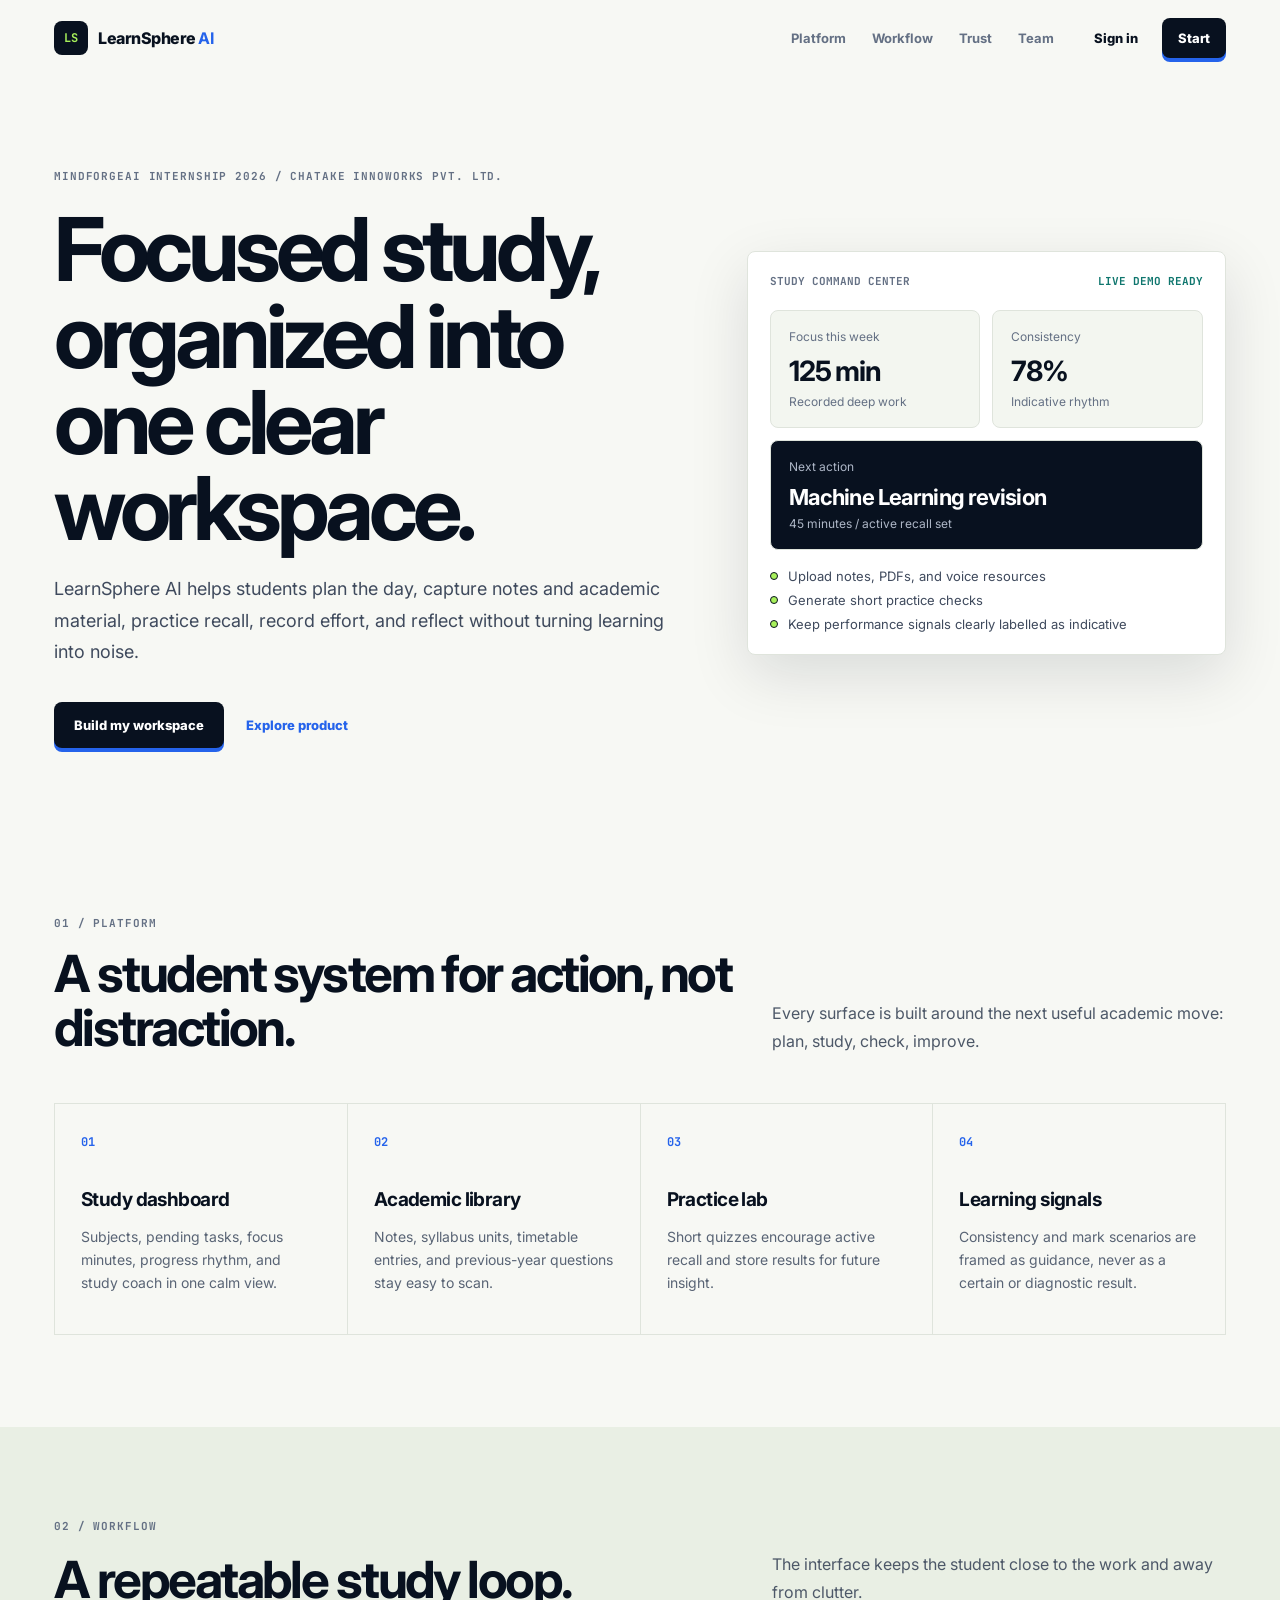
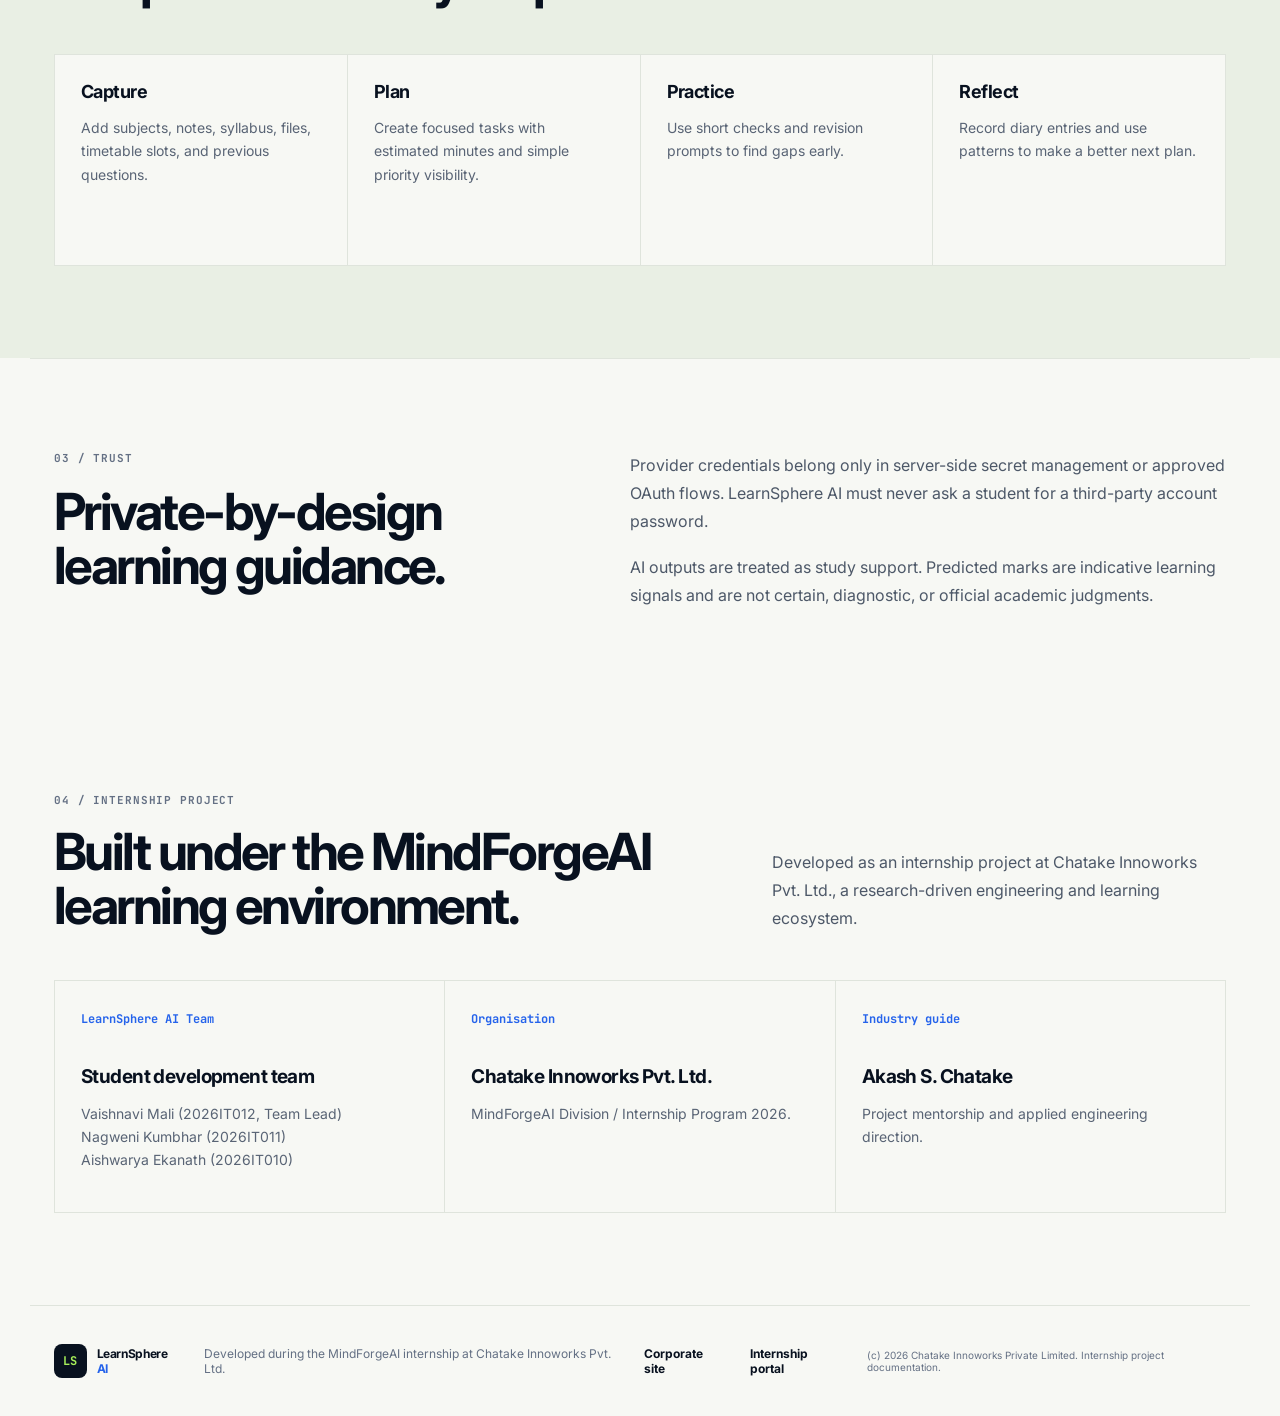
<file: 06_code/frontend/index.html>
<!doctype html>
<html lang="en">
<head>
  <meta charset="utf-8">
  <meta name="viewport" content="width=device-width,initial-scale=1">
  <meta name="description" content="LearnSphere AI is a calm study operating system for planning, learning, practice, and reflection.">
  <meta name="theme-color" content="#08111f">
  <meta property="og:title" content="LearnSphere AI | Student Study OS">
  <meta property="og:description" content="A focused academic workspace developed during the MindForgeAI internship at Chatake Innoworks Pvt. Ltd.">
  <meta property="og:type" content="website">
  <link rel="icon" href="assets/favicon.svg" type="image/svg+xml">
  <link rel="preconnect" href="https://fonts.googleapis.com">
  <link rel="preconnect" href="https://fonts.gstatic.com" crossorigin>
  <link href="https://fonts.googleapis.com/css2?family=Inter:wght@400;500;600;700;800&family=JetBrains+Mono:wght@500;700&display=swap" rel="stylesheet">
  <link rel="stylesheet" href="assets/app.css">
  <title>LearnSphere AI | Student Study OS</title>
</head>
<body>
  <div id="toast" role="status" aria-live="polite"></div>

  <section id="landing" class="landing">
    <header class="site-header">
      <a class="brand" href="#top" aria-label="LearnSphere AI home"><span class="mark">LS</span><span>LearnSphere <b>AI</b></span></a>
      <nav class="top-nav" aria-label="Landing navigation">
        <a href="#platform">Platform</a>
        <a href="#workflow">Workflow</a>
        <a href="#trust">Trust</a>
        <a href="#team">Team</a>
      </nav>
      <div class="nav-actions">
        <button class="button secondary" data-open-auth="login">Sign in</button>
        <button class="button primary" data-open-auth="register">Start</button>
      </div>
    </header>

    <main id="top" class="hero">
      <div class="hero-copy">
        <p class="eyebrow">MindForgeAI Internship 2026 / Chatake Innoworks Pvt. Ltd.</p>
        <h1>Focused study, organized into one clear workspace.</h1>
        <p class="lead">LearnSphere AI helps students plan the day, capture notes and academic material, practice recall, record effort, and reflect without turning learning into noise.</p>
        <div class="hero-actions">
          <button class="button primary large" data-open-auth="register">Build my workspace</button>
          <a class="text-link" href="#platform">Explore product</a>
        </div>
      </div>
      <div class="hero-board" aria-label="Product preview">
        <div class="board-top">
          <span>Study command center</span>
          <strong>Live demo ready</strong>
        </div>
        <div class="board-grid">
          <article><span>Focus this week</span><b>125 min</b><small>Recorded deep work</small></article>
          <article><span>Consistency</span><b>78%</b><small>Indicative rhythm</small></article>
          <article class="wide"><span>Next action</span><b>Machine Learning revision</b><small>45 minutes / active recall set</small></article>
        </div>
        <div class="mini-list">
          <p><span></span> Upload notes, PDFs, and voice resources</p>
          <p><span></span> Generate short practice checks</p>
          <p><span></span> Keep performance signals clearly labelled as indicative</p>
        </div>
      </div>
    </main>

    <section id="platform" class="section">
      <div class="section-kicker">01 / Platform</div>
      <div class="section-title">
        <h2>A student system for action, not distraction.</h2>
        <p>Every surface is built around the next useful academic move: plan, study, check, improve.</p>
      </div>
      <div class="feature-grid">
        <article><span>01</span><h3>Study dashboard</h3><p>Subjects, pending tasks, focus minutes, progress rhythm, and study coach in one calm view.</p></article>
        <article><span>02</span><h3>Academic library</h3><p>Notes, syllabus units, timetable entries, and previous-year questions stay easy to scan.</p></article>
        <article><span>03</span><h3>Practice lab</h3><p>Short quizzes encourage active recall and store results for future insight.</p></article>
        <article><span>04</span><h3>Learning signals</h3><p>Consistency and mark scenarios are framed as guidance, never as a certain or diagnostic result.</p></article>
      </div>
    </section>

    <section id="workflow" class="section band">
      <div class="section-kicker">02 / Workflow</div>
      <div class="section-title">
        <h2>A repeatable study loop.</h2>
        <p>The interface keeps the student close to the work and away from clutter.</p>
      </div>
      <div class="steps">
        <article><b>Capture</b><p>Add subjects, notes, syllabus, files, timetable slots, and previous questions.</p></article>
        <article><b>Plan</b><p>Create focused tasks with estimated minutes and simple priority visibility.</p></article>
        <article><b>Practice</b><p>Use short checks and revision prompts to find gaps early.</p></article>
        <article><b>Reflect</b><p>Record diary entries and use patterns to make a better next plan.</p></article>
      </div>
    </section>

    <section id="trust" class="section trust">
      <div>
        <div class="section-kicker">03 / Trust</div>
        <h2>Private-by-design learning guidance.</h2>
      </div>
      <div class="trust-copy">
        <p>Provider credentials belong only in server-side secret management or approved OAuth flows. LearnSphere AI must never ask a student for a third-party account password.</p>
        <p>AI outputs are treated as study support. Predicted marks are indicative learning signals and are not certain, diagnostic, or official academic judgments.</p>
      </div>
    </section>

    <section id="team" class="section">
      <div class="section-kicker">04 / Internship Project</div>
      <div class="section-title">
        <h2>Built under the MindForgeAI learning environment.</h2>
        <p>Developed as an internship project at Chatake Innoworks Pvt. Ltd., a research-driven engineering and learning ecosystem.</p>
      </div>
      <div class="team-grid">
        <article><span>LearnSphere AI Team</span><h3>Student development team</h3><p>Vaishnavi Mali (2026IT012, Team Lead)<br>Nagweni Kumbhar (2026IT011)<br>Aishwarya Ekanath (2026IT010)</p></article>
        <article><span>Organisation</span><h3>Chatake Innoworks Pvt. Ltd.</h3><p>MindForgeAI Division / Internship Program 2026.</p></article>
        <article><span>Industry guide</span><h3>Akash S. Chatake</h3><p>Project mentorship and applied engineering direction.</p></article>
      </div>
    </section>

    <footer class="site-footer">
      <a class="brand" href="#top"><span class="mark">LS</span><span>LearnSphere <b>AI</b></span></a>
      <p>Developed during the MindForgeAI internship at Chatake Innoworks Pvt. Ltd.</p>
      <a href="https://www.chatakeinnoworks.com" target="_blank" rel="noreferrer">Corporate site</a>
      <a href="https://internship.chatakeinnoworks.com" target="_blank" rel="noreferrer">Internship portal</a>
      <small>(c) 2026 Chatake Innoworks Private Limited. Internship project documentation.</small>
    </footer>
  </section>

  <section id="auth" class="auth hidden" aria-modal="true" role="dialog">
    <div class="auth-panel">
      <button class="icon-close" data-close-auth aria-label="Close">x</button>
      <a class="brand"><span class="mark">LS</span><span>LearnSphere <b>AI</b></span></a>
      <p class="eyebrow">Private student workspace</p>
      <h2 id="auth-title">Welcome back.</h2>
      <p id="auth-copy">Continue your study rhythm.</p>
      <form id="auth-form">
        <label id="name-field">Name<input name="name" autocomplete="name" placeholder="Your name"></label>
        <label>Email<input name="email" type="email" autocomplete="email" required placeholder="you@example.com"></label>
        <label>Password<input name="password" type="password" minlength="8" autocomplete="current-password" required placeholder="At least 8 characters"></label>
        <button class="button primary large" type="submit">Continue</button>
      </form>
      <button id="auth-toggle" class="text-button">New here? Create an account</button>
      <p class="fineprint">Use this learning workspace responsibly. Do not upload personal or sensitive files for public demos.</p>
    </div>
  </section>

  <section id="app" class="application hidden">
    <aside class="sidebar">
      <a class="brand"><span class="mark">LS</span><span>LearnSphere <b>AI</b></span></a>
      <p class="sidebar-label">Student workspace</p>
      <nav id="side-nav" class="side-nav" aria-label="Application navigation"></nav>
      <div class="sidebar-bottom">
        <button data-view="integrations">AI connections</button>
        <button id="logout">Sign out</button>
      </div>
    </aside>
    <div class="mobilebar">
      <a class="brand"><span class="mark">LS</span><span>LearnSphere</span></a>
      <button id="mobile-menu">Menu</button>
    </div>
    <main class="workspace">
      <header class="workspace-header">
        <div>
          <p class="eyebrow" id="today">Student workspace</p>
          <h1 id="view-title">Welcome, Student.</h1>
        </div>
        <div class="header-actions">
          <button class="icon-button" id="focus-btn" title="Record a 25-minute focus session">25</button>
          <button class="avatar" id="profile-btn">S</button>
        </div>
      </header>
      <div id="view"></div>
    </main>
  </section>

  <script src="assets/runtime-config.js"></script>
  <script src="assets/app.js"></script>
</body>
</html>
</file>
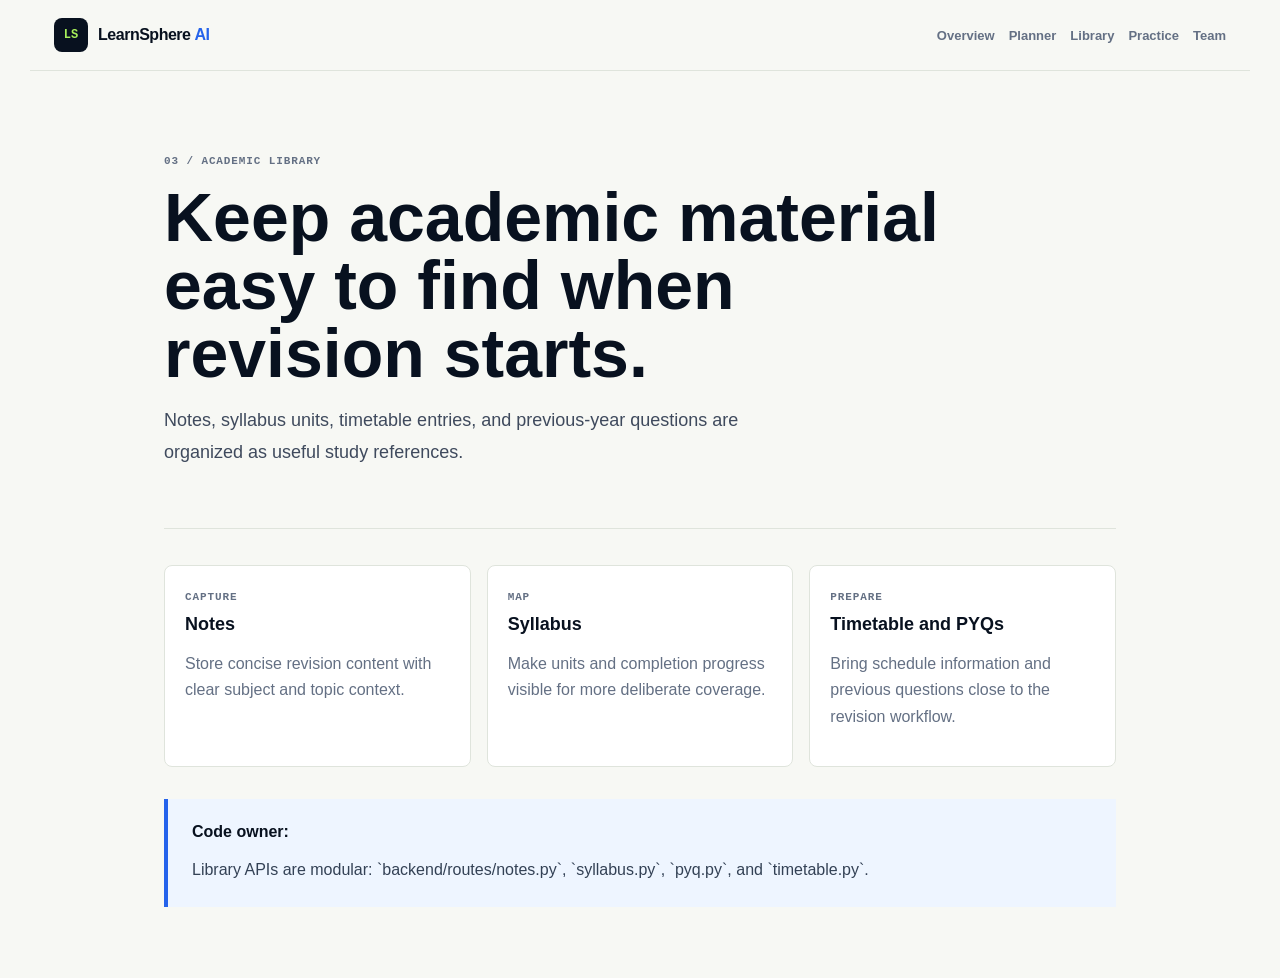
<file: 06_code/frontend/pages/library.html>
<!doctype html><html lang="en"><head><meta charset="utf-8"><meta name="viewport" content="width=device-width,initial-scale=1"><link rel="stylesheet" href="pages.css"><title>LearnSphere AI | Library</title></head><body><div class="page-shell"><header class="page-nav"><a class="brand" href="../index.html"><span class="mark">LS</span><span>LearnSphere <b>AI</b></span></a><nav><a href="overview.html">Overview</a><a href="planner.html">Planner</a><a href="library.html">Library</a><a href="practice.html">Practice</a><a href="team.html">Team</a></nav></header><main class="page-main"><section class="page-hero"><p class="eyebrow">03 / Academic library</p><h1>Keep academic material easy to find when revision starts.</h1><p class="lead">Notes, syllabus units, timetable entries, and previous-year questions are organized as useful study references.</p></section><section class="page-grid"><article><span class="eyebrow">Capture</span><h2>Notes</h2><p>Store concise revision content with clear subject and topic context.</p></article><article><span class="eyebrow">Map</span><h2>Syllabus</h2><p>Make units and completion progress visible for more deliberate coverage.</p></article><article><span class="eyebrow">Prepare</span><h2>Timetable and PYQs</h2><p>Bring schedule information and previous questions close to the revision workflow.</p></article></section><section class="page-callout"><strong>Code owner:</strong><p>Library APIs are modular: `backend/routes/notes.py`, `syllabus.py`, `pyq.py`, and `timetable.py`.</p></section></main></div></body></html>
</file>
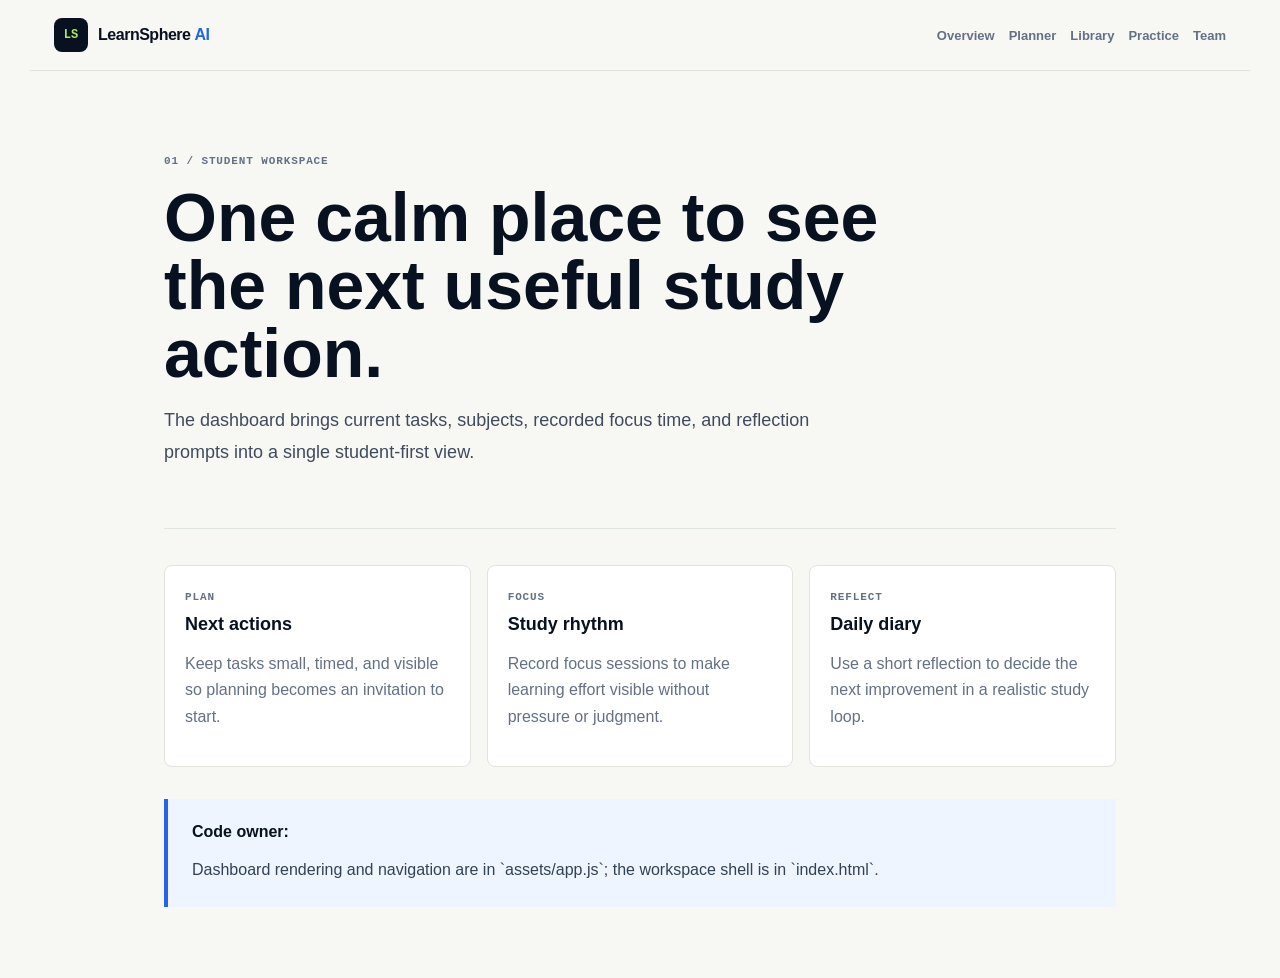
<file: 06_code/frontend/pages/overview.html>
<!doctype html><html lang="en"><head><meta charset="utf-8"><meta name="viewport" content="width=device-width,initial-scale=1"><link rel="stylesheet" href="pages.css"><title>LearnSphere AI | Overview</title></head><body><div class="page-shell"><header class="page-nav"><a class="brand" href="../index.html"><span class="mark">LS</span><span>LearnSphere <b>AI</b></span></a><nav><a href="overview.html">Overview</a><a href="planner.html">Planner</a><a href="library.html">Library</a><a href="practice.html">Practice</a><a href="team.html">Team</a></nav></header><main class="page-main"><section class="page-hero"><p class="eyebrow">01 / Student workspace</p><h1>One calm place to see the next useful study action.</h1><p class="lead">The dashboard brings current tasks, subjects, recorded focus time, and reflection prompts into a single student-first view.</p></section><section class="page-grid"><article><span class="eyebrow">Plan</span><h2>Next actions</h2><p>Keep tasks small, timed, and visible so planning becomes an invitation to start.</p></article><article><span class="eyebrow">Focus</span><h2>Study rhythm</h2><p>Record focus sessions to make learning effort visible without pressure or judgment.</p></article><article><span class="eyebrow">Reflect</span><h2>Daily diary</h2><p>Use a short reflection to decide the next improvement in a realistic study loop.</p></article></section><section class="page-callout"><strong>Code owner:</strong><p>Dashboard rendering and navigation are in `assets/app.js`; the workspace shell is in `index.html`.</p></section></main></div></body></html>
</file>
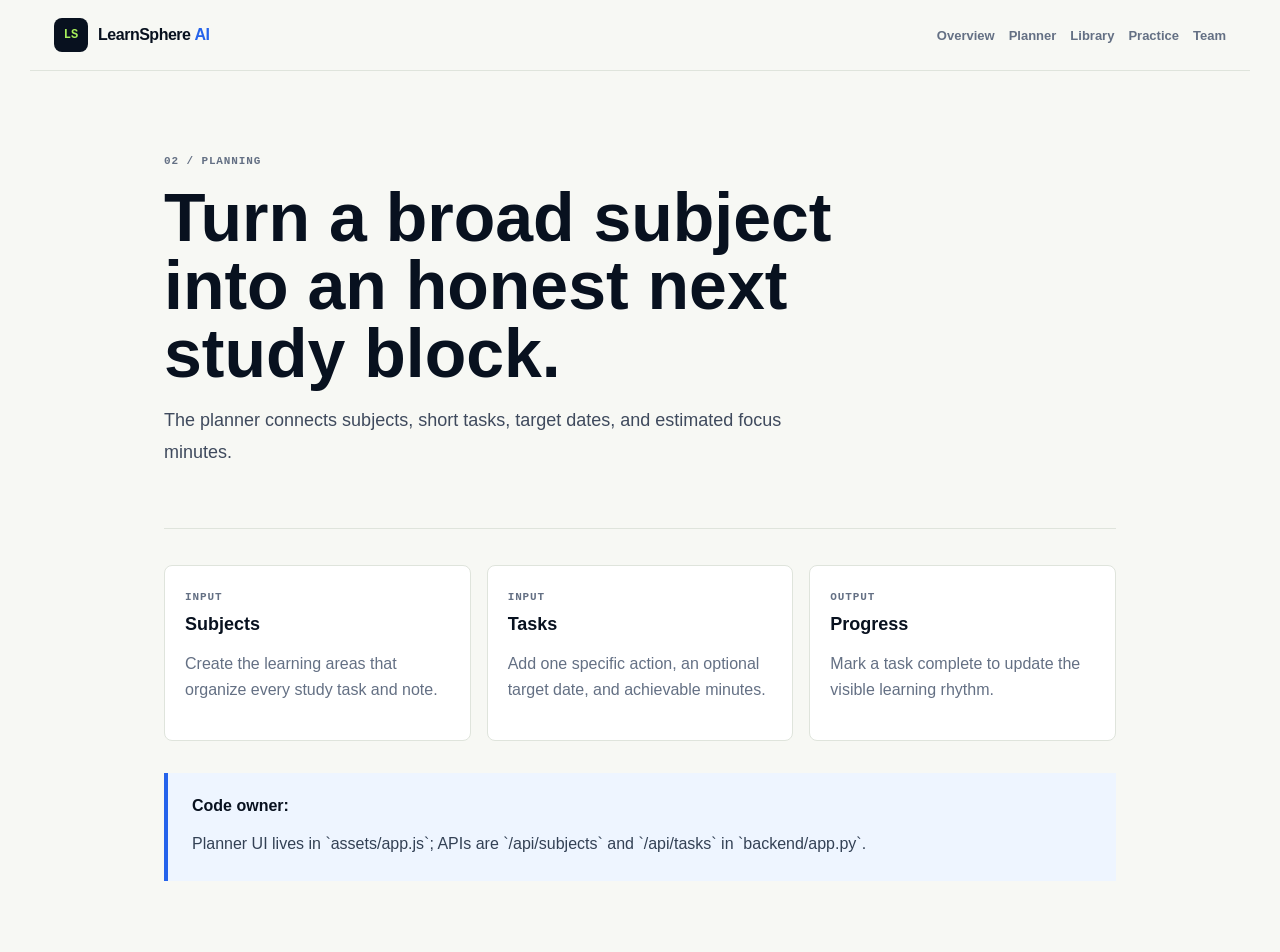
<file: 06_code/frontend/pages/planner.html>
<!doctype html><html lang="en"><head><meta charset="utf-8"><meta name="viewport" content="width=device-width,initial-scale=1"><link rel="stylesheet" href="pages.css"><title>LearnSphere AI | Planner</title></head><body><div class="page-shell"><header class="page-nav"><a class="brand" href="../index.html"><span class="mark">LS</span><span>LearnSphere <b>AI</b></span></a><nav><a href="overview.html">Overview</a><a href="planner.html">Planner</a><a href="library.html">Library</a><a href="practice.html">Practice</a><a href="team.html">Team</a></nav></header><main class="page-main"><section class="page-hero"><p class="eyebrow">02 / Planning</p><h1>Turn a broad subject into an honest next study block.</h1><p class="lead">The planner connects subjects, short tasks, target dates, and estimated focus minutes.</p></section><section class="page-grid"><article><span class="eyebrow">Input</span><h2>Subjects</h2><p>Create the learning areas that organize every study task and note.</p></article><article><span class="eyebrow">Input</span><h2>Tasks</h2><p>Add one specific action, an optional target date, and achievable minutes.</p></article><article><span class="eyebrow">Output</span><h2>Progress</h2><p>Mark a task complete to update the visible learning rhythm.</p></article></section><section class="page-callout"><strong>Code owner:</strong><p>Planner UI lives in `assets/app.js`; APIs are `/api/subjects` and `/api/tasks` in `backend/app.py`.</p></section></main></div></body></html>
</file>
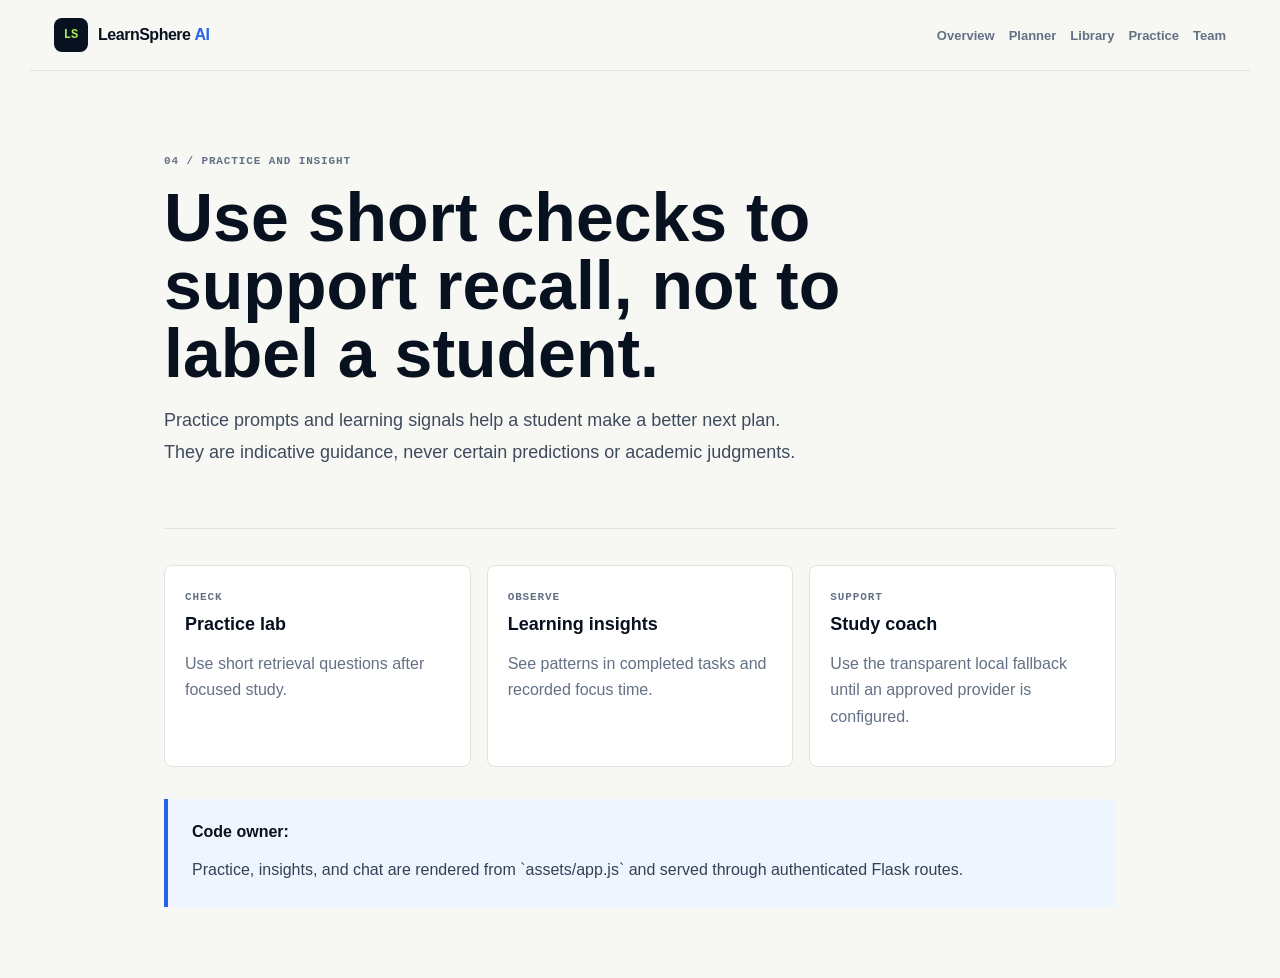
<file: 06_code/frontend/pages/practice.html>
<!doctype html><html lang="en"><head><meta charset="utf-8"><meta name="viewport" content="width=device-width,initial-scale=1"><link rel="stylesheet" href="pages.css"><title>LearnSphere AI | Practice</title></head><body><div class="page-shell"><header class="page-nav"><a class="brand" href="../index.html"><span class="mark">LS</span><span>LearnSphere <b>AI</b></span></a><nav><a href="overview.html">Overview</a><a href="planner.html">Planner</a><a href="library.html">Library</a><a href="practice.html">Practice</a><a href="team.html">Team</a></nav></header><main class="page-main"><section class="page-hero"><p class="eyebrow">04 / Practice and insight</p><h1>Use short checks to support recall, not to label a student.</h1><p class="lead">Practice prompts and learning signals help a student make a better next plan. They are indicative guidance, never certain predictions or academic judgments.</p></section><section class="page-grid"><article><span class="eyebrow">Check</span><h2>Practice lab</h2><p>Use short retrieval questions after focused study.</p></article><article><span class="eyebrow">Observe</span><h2>Learning insights</h2><p>See patterns in completed tasks and recorded focus time.</p></article><article><span class="eyebrow">Support</span><h2>Study coach</h2><p>Use the transparent local fallback until an approved provider is configured.</p></article></section><section class="page-callout"><strong>Code owner:</strong><p>Practice, insights, and chat are rendered from `assets/app.js` and served through authenticated Flask routes.</p></section></main></div></body></html>
</file>
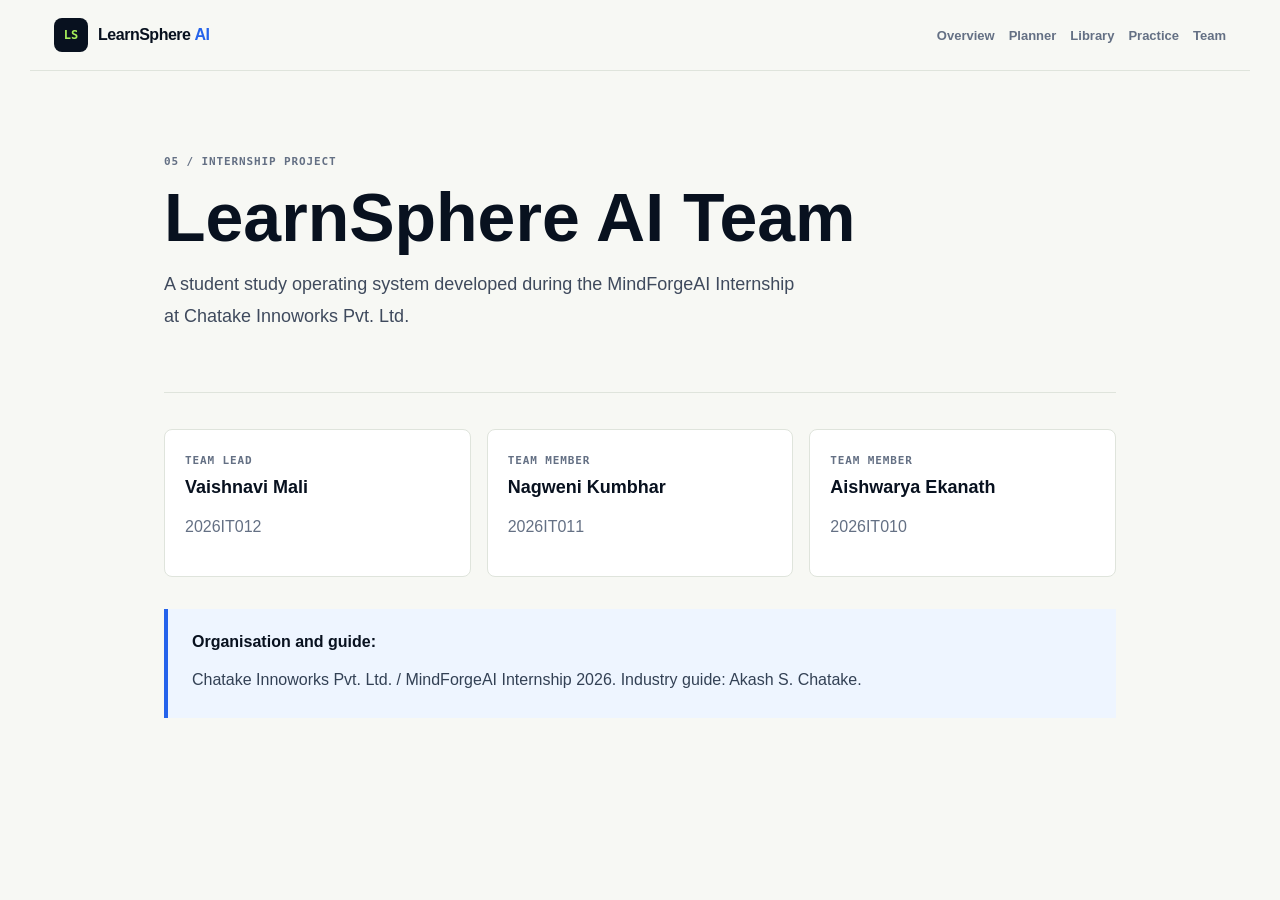
<file: 06_code/frontend/pages/team.html>
<!doctype html><html lang="en"><head><meta charset="utf-8"><meta name="viewport" content="width=device-width,initial-scale=1"><link rel="stylesheet" href="pages.css"><title>LearnSphere AI | Team</title></head><body><div class="page-shell"><header class="page-nav"><a class="brand" href="../index.html"><span class="mark">LS</span><span>LearnSphere <b>AI</b></span></a><nav><a href="overview.html">Overview</a><a href="planner.html">Planner</a><a href="library.html">Library</a><a href="practice.html">Practice</a><a href="team.html">Team</a></nav></header><main class="page-main"><section class="page-hero"><p class="eyebrow">05 / Internship project</p><h1>LearnSphere AI Team</h1><p class="lead">A student study operating system developed during the MindForgeAI Internship at Chatake Innoworks Pvt. Ltd.</p></section><section class="page-grid"><article><span class="eyebrow">Team lead</span><h2>Vaishnavi Mali</h2><p>2026IT012</p></article><article><span class="eyebrow">Team member</span><h2>Nagweni Kumbhar</h2><p>2026IT011</p></article><article><span class="eyebrow">Team member</span><h2>Aishwarya Ekanath</h2><p>2026IT010</p></article></section><section class="page-callout"><strong>Organisation and guide:</strong><p>Chatake Innoworks Pvt. Ltd. / MindForgeAI Internship 2026. Industry guide: Akash S. Chatake.</p></section></main></div></body></html>
</file>
<file: 06_code/frontend/assets/app.css>
:root {
  --ink: #08111f;
  --ink-2: #132033;
  --paper: #f7f8f4;
  --surface: #ffffff;
  --line: #dfe4dc;
  --muted: #647084;
  --green: #a7f05a;
  --blue: #2563eb;
  --teal: #0f766e;
  --rose: #e11d48;
  --shadow: 0 20px 60px rgba(8, 17, 31, .12);
}

* { box-sizing: border-box; }
html { scroll-behavior: smooth; }
body {
  margin: 0;
  background: var(--paper);
  color: var(--ink);
  font-family: Inter, Arial, sans-serif;
}
button, input, textarea, select { font: inherit; }
button { cursor: pointer; }
a { color: inherit; }
.hidden { display: none !important; }

.brand {
  display: inline-flex;
  align-items: center;
  gap: 10px;
  color: inherit;
  text-decoration: none;
  font-weight: 800;
  letter-spacing: -.03em;
}
.brand b { color: var(--blue); }
.mark {
  width: 34px;
  height: 34px;
  border-radius: 8px;
  display: grid;
  place-items: center;
  background: var(--ink);
  color: var(--green);
  font: 700 12px/1 JetBrains Mono, monospace;
  letter-spacing: 0;
}
.button {
  border: 0;
  border-radius: 8px;
  padding: 12px 16px;
  font-weight: 800;
  font-size: 13px;
}
.button.primary {
  background: var(--ink);
  color: white;
  box-shadow: 0 4px 0 var(--blue);
}
.button.secondary {
  background: transparent;
  color: var(--ink);
}
.button.large { padding: 15px 20px; }
.text-link, .text-button {
  border: 0;
  background: transparent;
  color: var(--blue);
  font-size: 13px;
  font-weight: 800;
  text-decoration: none;
}
.eyebrow, .section-kicker, .sidebar-label {
  color: var(--muted);
  font: 700 11px/1.4 JetBrains Mono, monospace;
  letter-spacing: .08em;
  text-transform: uppercase;
}

.site-header {
  min-height: 76px;
  max-width: 1220px;
  margin: 0 auto;
  padding: 0 24px;
  display: flex;
  align-items: center;
  gap: 24px;
}
.top-nav {
  margin-left: auto;
  display: flex;
  gap: 26px;
}
.top-nav a {
  color: var(--muted);
  font-size: 13px;
  font-weight: 700;
  text-decoration: none;
}
.nav-actions { display: flex; gap: 8px; }

.hero {
  max-width: 1220px;
  margin: 0 auto;
  padding: 82px 24px 76px;
  display: grid;
  grid-template-columns: minmax(0, 1.04fr) minmax(360px, .78fr);
  gap: 54px;
  align-items: center;
}
.hero h1 {
  max-width: 760px;
  margin: 22px 0;
  font-size: clamp(46px, 7vw, 88px);
  line-height: .98;
  letter-spacing: -.06em;
}
.lead {
  max-width: 650px;
  color: #3f4a5d;
  font-size: 18px;
  line-height: 1.75;
}
.hero-actions {
  display: flex;
  align-items: center;
  gap: 22px;
  margin-top: 34px;
}
.hero-board {
  background: var(--surface);
  border: 1px solid var(--line);
  border-radius: 8px;
  padding: 22px;
  box-shadow: var(--shadow);
}
.board-top {
  display: flex;
  justify-content: space-between;
  gap: 16px;
  color: var(--muted);
  font: 700 11px JetBrains Mono, monospace;
  text-transform: uppercase;
}
.board-top strong { color: var(--teal); }
.board-grid {
  margin-top: 22px;
  display: grid;
  grid-template-columns: 1fr 1fr;
  gap: 12px;
}
.board-grid article {
  background: #f3f6f0;
  border: 1px solid var(--line);
  border-radius: 8px;
  padding: 18px;
}
.board-grid .wide { grid-column: 1 / -1; background: var(--ink); color: white; }
.board-grid span, .board-grid small {
  display: block;
  color: var(--muted);
  font-size: 12px;
}
.board-grid .wide span, .board-grid .wide small { color: #aeb7c7; }
.board-grid b {
  display: block;
  margin: 10px 0 6px;
  font-size: 28px;
  letter-spacing: -.04em;
}
.board-grid .wide b { font-size: 22px; }
.mini-list {
  display: grid;
  gap: 8px;
  margin-top: 18px;
}
.mini-list p {
  display: flex;
  gap: 10px;
  align-items: center;
  margin: 0;
  color: #3f4a5d;
  font-size: 13px;
}
.mini-list span {
  width: 8px;
  height: 8px;
  border-radius: 50%;
  background: var(--green);
  border: 1px solid var(--ink);
}

.section {
  max-width: 1220px;
  margin: 0 auto;
  padding: 92px 24px;
}
.band {
  max-width: none;
  background: #e9efe4;
  padding-left: max(24px, calc((100vw - 1220px) / 2 + 24px));
  padding-right: max(24px, calc((100vw - 1220px) / 2 + 24px));
}
.section-title {
  display: grid;
  grid-template-columns: 1.2fr .8fr;
  gap: 36px;
  align-items: end;
  margin-top: 16px;
}
.section h2 {
  margin: 0;
  max-width: 760px;
  font-size: clamp(32px, 4vw, 56px);
  line-height: 1.05;
  letter-spacing: -.05em;
}
.section-title p, .trust-copy p {
  margin: 0;
  color: #4d5868;
  line-height: 1.75;
}
.feature-grid, .steps, .team-grid {
  margin-top: 48px;
  display: grid;
  grid-template-columns: repeat(4, 1fr);
  gap: 1px;
  background: var(--line);
  border: 1px solid var(--line);
}
.feature-grid article, .steps article, .team-grid article {
  min-height: 210px;
  padding: 26px;
  background: var(--paper);
}
.feature-grid span, .team-grid span {
  color: var(--blue);
  font: 700 12px JetBrains Mono, monospace;
}
.feature-grid h3, .team-grid h3 {
  margin: 38px 0 10px;
  font-size: 19px;
  letter-spacing: -.03em;
}
.feature-grid p, .steps p, .team-grid p {
  color: #596475;
  font-size: 14px;
  line-height: 1.65;
}
.steps b {
  font-size: 18px;
  letter-spacing: -.03em;
}
.steps { grid-template-columns: repeat(4, 1fr); }
.trust {
  display: grid;
  grid-template-columns: .85fr 1fr;
  gap: 70px;
  border-top: 1px solid var(--line);
}
.trust h2 { margin-top: 18px; }
.trust-copy {
  display: grid;
  gap: 18px;
  align-content: center;
}
.team-grid { grid-template-columns: repeat(3, 1fr); }
.site-footer {
  max-width: 1220px;
  margin: 0 auto;
  padding: 28px 24px;
  display: flex;
  gap: 26px;
  align-items: center;
  border-top: 1px solid var(--line);
  color: var(--muted);
  font-size: 12px;
}
.site-footer p { margin-right: auto; }
.site-footer a { color: var(--ink); font-weight: 700; text-decoration: none; }

.auth {
  position: fixed;
  inset: 0;
  z-index: 40;
  display: grid;
  place-items: center;
  padding: 18px;
  background: rgba(8, 17, 31, .58);
}
.auth-panel {
  width: min(460px, 100%);
  position: relative;
  background: white;
  border-radius: 8px;
  padding: 38px;
  box-shadow: var(--shadow);
}
.icon-close {
  position: absolute;
  top: 14px;
  right: 14px;
  width: 34px;
  height: 34px;
  border: 1px solid var(--line);
  background: white;
  border-radius: 50%;
}
.auth h2 {
  margin: 26px 0 6px;
  font-size: 34px;
  letter-spacing: -.05em;
}
.auth p { color: var(--muted); }
form { display: grid; gap: 14px; margin: 24px 0 16px; }
label {
  display: grid;
  gap: 7px;
  color: #263245;
  font-size: 12px;
  font-weight: 800;
}
input, textarea, select {
  width: 100%;
  border: 1px solid var(--line);
  border-radius: 8px;
  padding: 12px;
  background: white;
  color: var(--ink);
  outline-color: var(--blue);
}
.fineprint, .empty {
  color: var(--muted);
  font-size: 12px;
  line-height: 1.6;
}

.application {
  min-height: 100vh;
  display: grid;
  grid-template-columns: 244px 1fr;
  background: #f5f7f2;
}
.sidebar {
  min-height: 100vh;
  padding: 24px 14px;
  display: flex;
  flex-direction: column;
  background: var(--ink);
  color: #eef4ef;
}
.sidebar .mark { background: white; color: var(--ink); }
.sidebar-label { margin: 40px 12px 10px; color: #9da8bb; }
.side-nav, .sidebar-bottom { display: grid; gap: 4px; }
.side-nav button, .sidebar-bottom button {
  border: 0;
  border-radius: 8px;
  padding: 11px 12px;
  background: transparent;
  color: #b9c3d3;
  text-align: left;
  font-size: 13px;
  font-weight: 700;
}
.side-nav button.active, .side-nav button:hover {
  background: #1b2a42;
  color: white;
}
.sidebar-bottom { margin-top: auto; }
.mobilebar { display: none; }
.workspace {
  width: min(1280px, 100%);
  margin: 0 auto;
  padding: 40px 44px;
}
.workspace-header {
  display: flex;
  justify-content: space-between;
  gap: 20px;
  align-items: center;
  margin-bottom: 30px;
}
.workspace h1 {
  margin: 8px 0 0;
  font-size: 34px;
  line-height: 1.1;
  letter-spacing: -.05em;
}
.header-actions { display: flex; gap: 10px; }
.icon-button, .avatar {
  width: 42px;
  height: 42px;
  border-radius: 50%;
  border: 1px solid var(--line);
  background: white;
  font-weight: 800;
}
.avatar { background: var(--blue); color: white; border-color: var(--blue); }
.metrics {
  display: grid;
  grid-template-columns: repeat(4, 1fr);
  gap: 14px;
}
.metric, .card {
  background: white;
  border: 1px solid var(--line);
  border-radius: 8px;
  padding: 20px;
}
.metric label {
  color: var(--muted);
  font: 700 10px JetBrains Mono, monospace;
  text-transform: uppercase;
}
.metric b {
  display: block;
  margin-top: 12px;
  font-size: 30px;
  letter-spacing: -.05em;
}
.metric small { color: var(--muted); font-size: 11px; }
.dashboard-grid, .split {
  display: grid;
  grid-template-columns: 1.18fr .82fr;
  gap: 16px;
  margin-top: 16px;
}
.card h2 {
  margin: 0 0 18px;
  font-size: 17px;
  letter-spacing: -.03em;
}
.view-head {
  display: flex;
  justify-content: space-between;
  gap: 20px;
  align-items: end;
  margin-bottom: 20px;
}
.view-head h2 {
  margin: 8px 0 0;
  font-size: 27px;
  letter-spacing: -.05em;
}
.form-grid {
  display: grid;
  grid-template-columns: 1fr 1fr;
  gap: 12px;
}
.full { grid-column: 1 / -1; }
.task-row, .note-row {
  display: flex;
  gap: 12px;
  align-items: center;
  padding: 13px 0;
  border-top: 1px solid #edf0ea;
}
.task-row:first-of-type, .note-row:first-of-type { border-top: 0; }
.row-grow { flex: 1; min-width: 0; }
.task-row b, .note-row b {
  display: block;
  font-size: 13px;
  overflow-wrap: anywhere;
}
.task-row small, .note-row small {
  display: block;
  margin-top: 4px;
  color: var(--muted);
  font-size: 11px;
  line-height: 1.45;
}
.dot {
  width: 10px;
  height: 10px;
  border-radius: 50%;
  flex: 0 0 10px;
}
.done {
  min-width: 54px;
  height: 30px;
  border-radius: 8px;
  border: 1px solid var(--line);
  background: white;
  font-size: 11px;
  font-weight: 800;
}
.subject-pill {
  margin-bottom: 8px;
  padding: 10px;
  border-radius: 8px;
  background: #eff6eb;
  font-size: 12px;
  font-weight: 800;
}
.resource-drop {
  border: 1px dashed #9aa6b2;
  border-radius: 8px;
  padding: 18px;
  background: #fbfcfa;
  text-align: center;
}
.resource-drop input { border: 0; padding: 8px; }
.chat-log {
  height: 270px;
  overflow: auto;
  display: flex;
  flex-direction: column;
  gap: 10px;
}
.chat-toolbar {
  display: flex;
  align-items: center;
  justify-content: space-between;
  gap: 10px;
  margin-bottom: 12px;
}
.chat-toolbar select {
  flex: 1;
  min-width: 0;
  padding: 10px 12px;
  border: 1px solid var(--line);
  border-radius: 8px;
  background: white;
}
.chat-toolbar .text-button {
  white-space: nowrap;
  margin-left: 8px;
}
.chat-toolbar .danger {
  color: #b42318;
}
.bubble {
  max-width: 86%;
  padding: 12px;
  border-radius: 8px;
  font-size: 13px;
  line-height: 1.55;
  white-space: pre-wrap;
  overflow-wrap: anywhere;
}
.bubble.loading {
  opacity: 0.75;
  font-style: italic;
}
.bubble.error {
  border: 1px solid #f3b2aa;
  background: #fff1ef;
  color: #7a271a;
}
.coach { background: #eef3eb; }
.student { background: var(--ink); color: white; align-self: flex-end; }
.chat-form { display: flex; align-items: flex-end; gap: 8px; margin-top: 14px; }
.chat-form textarea {
  flex: 1;
  min-height: 46px;
  max-height: 140px;
  resize: vertical;
}
.quiz-q {
  padding: 16px 0;
  border-top: 1px solid var(--line);
}
.quiz-q p { font-weight: 800; font-size: 14px; }
.quiz-q label {
  display: flex;
  grid-template-columns: auto 1fr;
  align-items: center;
  gap: 8px;
  font-weight: 500;
  padding: 4px 0;
}
.quiz-q input { width: auto; }
.insight-score {
  color: var(--blue);
  font-size: 68px;
  font-weight: 800;
  letter-spacing: -.07em;
}
.insight-score small {
  color: var(--muted);
  font-size: 14px;
  letter-spacing: 0;
}
.rec-list {
  color: #4d5868;
  font-size: 13px;
  line-height: 1.85;
}
#toast {
  position: fixed;
  right: 20px;
  bottom: 20px;
  z-index: 80;
  max-width: min(420px, calc(100vw - 40px));
  padding: 13px 16px;
  border-radius: 8px;
  background: var(--ink);
  color: white;
  font-size: 13px;
  opacity: 0;
  transform: translateY(14px);
  pointer-events: none;
  transition: .2s ease;
}
#toast.show { opacity: 1; transform: none; }

@media (max-width: 900px) {
  .top-nav { display: none; }
  .hero, .section-title, .trust { grid-template-columns: 1fr; }
  .hero { padding-top: 48px; }
  .hero-board { max-width: 620px; }
  .feature-grid, .steps { grid-template-columns: 1fr 1fr; }
  .team-grid { grid-template-columns: 1fr; }
  .site-footer { flex-wrap: wrap; }
  .application { display: block; }
  .sidebar { display: none; }
  .mobilebar {
    display: flex;
    justify-content: space-between;
    align-items: center;
    padding: 14px 18px;
    background: var(--ink);
    color: white;
  }
  .mobilebar .mark { background: white; color: var(--ink); }
  .mobilebar button { border: 0; background: transparent; color: var(--green); font-weight: 800; }
  .workspace { padding: 28px 18px; }
  .metrics { grid-template-columns: 1fr 1fr; }
  .dashboard-grid, .split { grid-template-columns: 1fr; }
}

@media (max-width: 560px) {
  .site-header { padding: 0 16px; }
  .nav-actions .primary { display: none; }
  .hero { padding: 42px 16px 54px; }
  .hero h1 { font-size: 44px; }
  .hero-actions { align-items: flex-start; flex-direction: column; }
  .board-grid, .feature-grid, .steps, .metrics, .form-grid { grid-template-columns: 1fr; }
  .section { padding: 68px 16px; }
  .auth-panel { padding: 28px 22px; }
  .workspace-header { align-items: flex-start; }
}
</file>
<file: 06_code/frontend/pages/pages.css>
@import url("../assets/app.css");

.page-shell { min-height: 100vh; }
.page-main { max-width: 1000px; margin: 0 auto; padding: 72px 24px; }
.page-hero { border-bottom: 1px solid var(--line); padding-bottom: 42px; }
.page-hero h1 { max-width: 780px; margin: 14px 0; font-size: clamp(38px, 6vw, 68px); line-height: 1; letter-spacing: 0; }
.page-nav { max-width: 1220px; margin: 0 auto; padding: 18px 24px; display: flex; align-items: center; gap: 16px; border-bottom: 1px solid var(--line); }
.page-nav nav { display: flex; flex-wrap: wrap; gap: 14px; margin-left: auto; }
.page-nav nav a { color: var(--muted); font-weight: 700; font-size: 13px; text-decoration: none; }
.page-grid { display: grid; grid-template-columns: repeat(3, 1fr); gap: 16px; margin-top: 36px; }
.page-grid article { border: 1px solid var(--line); border-radius: 8px; background: var(--surface); padding: 20px; }
.page-grid h2 { margin: 8px 0; font-size: 18px; letter-spacing: 0; }
.page-grid p { color: var(--muted); line-height: 1.65; }
.page-callout { margin-top: 32px; padding: 24px; border-left: 4px solid var(--blue); background: #eef5ff; }
.page-callout p { margin-bottom: 0; color: #334155; line-height: 1.65; }
@media (max-width: 720px) { .page-grid { grid-template-columns: 1fr; } .page-nav { align-items: flex-start; } .page-nav nav { margin-left: 0; } }
</file>
